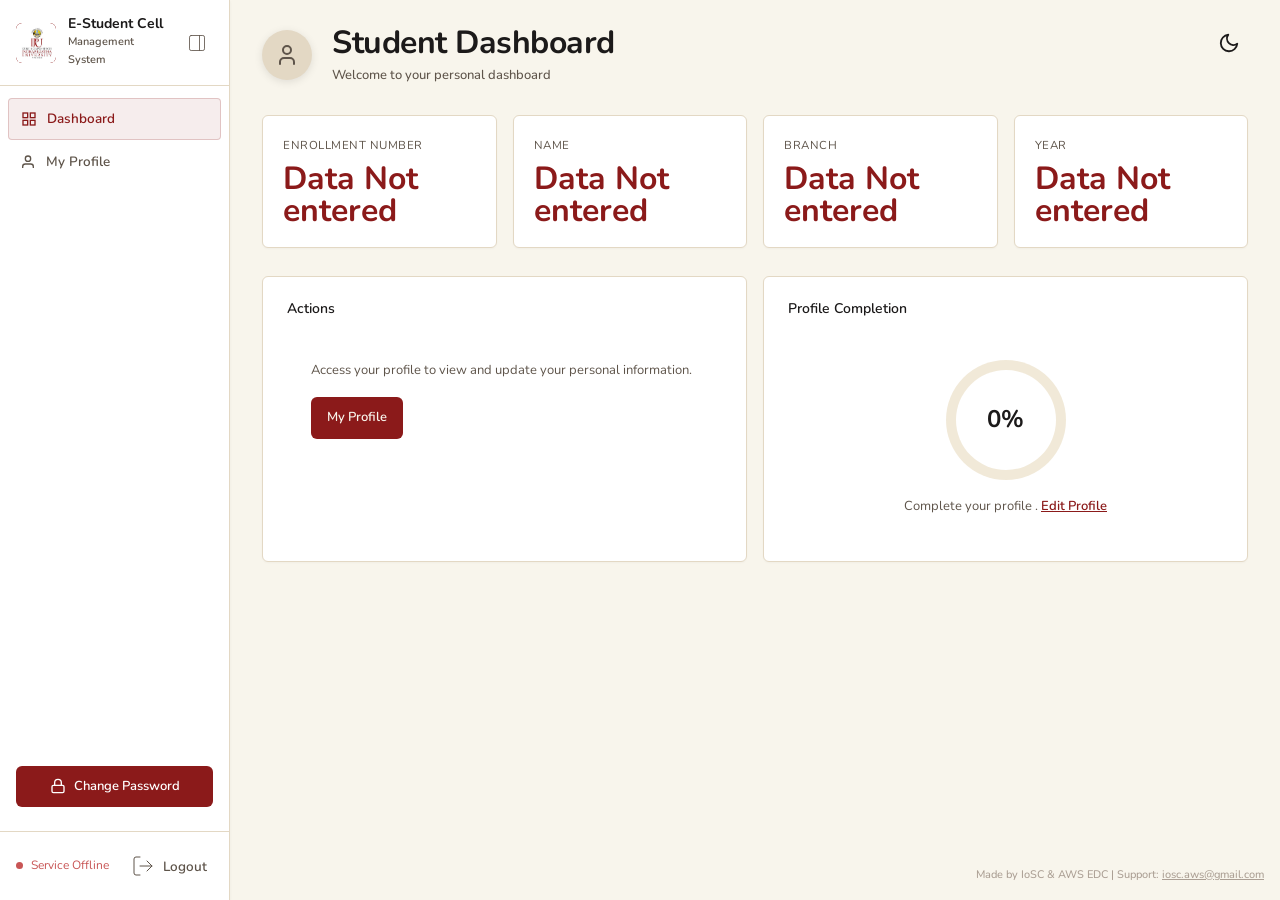
<file: frontend/dashboard2.html>
﻿<!DOCTYPE html>
<html lang="en">
<head>
  <meta charset="UTF-8" />
  <link rel="icon" type="image/jpeg" href="ipu.jpg"/>
  <meta name="viewport" content="width=device-width, initial-scale=1.0"/>
  <title>Student Dashboard - E-Student Cell</title>
  <link rel="stylesheet" href="css/style.css" />
  <link href="https://fonts.googleapis.com/css2?family=Playfair+Display:wght@400;600;700&family=Source+Sans+3:wght@400;500;600&family=IBM+Plex+Mono:wght@400;500&family=Nunito:ital,wght@0,200..1000;1,200..1000&display=swap" rel="stylesheet"/>
</head>
<body>

  <div class="app-shell">
    <aside class="sidebar">
      <div class="sidebar-brand">
        <div class="sidebar-brand-info">
          <div class="brand-mark">
            <img src="ipu.jpg" alt="ESC Logo" class="brand-logo"/>
          </div>
          <div class="brand-text">
            <span class="brand-title">E-Student Cell</span>
            <span class="brand-sub">Management System</span>
          </div>
        </div>
        <button class="sidebar-toggle" id="sidebarToggle" aria-label="Toggle Sidebar">
          <svg xmlns="http://www.w3.org/2000/svg" width="24" height="24" viewBox="0 0 24 24" fill="none" stroke="currentColor" stroke-width="1" stroke-linecap="round" stroke-linejoin="round"><rect width="18" height="18" x="3" y="3" rx="2"/><path d="M15 3v18"/></svg>
        </button>
      </div>

      <!-- Student Navigation (Limited) -->
      <nav class="sidebar-nav">
        <a href="dashboard2.html" class="nav-item active">
          <svg viewBox="0 0 24 24" fill="none" stroke="currentColor" stroke-width="2"><rect x="3" y="3" width="7" height="7"/><rect x="14" y="3" width="7" height="7"/><rect x="3" y="14" width="7" height="7"/><rect x="14" y="14" width="7" height="7"/></svg>
          <span class="nav-item-label">Dashboard</span>
        </a>
        <a href="my-profile.html" class="nav-item">
          <svg viewBox="0 0 24 24" fill="none" stroke="currentColor" stroke-width="2"><path d="M20 21v-2a4 4 0 0 0-4-4H8a4 4 0 0 0-4 4v2"/><circle cx="12" cy="7" r="4"/></svg>
          <span class="nav-item-label">My Profile</span>
        </a>
      </nav>

      

      <div class="sidebar-action-section" style="padding: 0 16px; margin-bottom: 24px;">
        <a href="change-password.html" style="display: flex; align-items: center; justify-content: center; gap: 8px; width: 100%; padding: 10px 14px; background-color: var(--accent); color: white; font-weight: 600; font-family: var(--font-body); font-size: 13px; border-radius: var(--radius); text-decoration: none; transition: all 0.2s;" onmouseover="this.style.backgroundColor='var(--accent-hover)'" onmouseout="this.style.backgroundColor='var(--accent)'">
          <svg xmlns="http://www.w3.org/2000/svg" width="16" height="16" viewBox="0 0 24 24" fill="none" stroke="currentColor" stroke-width="2" stroke-linecap="round" stroke-linejoin="round">
            <rect width="18" height="11" x="3" y="11" rx="2" ry="2"/>
            <path d="M7 11V7a5 5 0 0 1 10 0v4"/>
          </svg>
            <span class="nav-item-label">Change Password</span>
          </a>
      </div>

      <div class="sidebar-footer">
        <div class="sidebar-footer-content">
          <div class="api-status" id="apiStatus">
            <span class="status-dot"></span>
            <span class="status-text">Connecting...</span>
          </div>
          <button class="logout-btn" id="logoutBtn" aria-label="Logout">
            <svg xmlns="http://www.w3.org/2000/svg" width="24" height="24" viewBox="0 0 24 24" fill="none" stroke="currentColor" stroke-width="1" stroke-linecap="round" stroke-linejoin="round"><path d="m16 17 5-5-5-5"/><path d="M21 12H9"/><path d="M9 21H5a2 2 0 0 1-2-2V5a2 2 0 0 1 2-2h4"/></svg>
            <span class="logout-text">Logout</span>
          </button>
        </div>
      </div>
    </aside>

    <main class="main-content">
      <header class="page-header">
        <button class="mobile-menu-toggle" id="mobileMenuToggle" aria-label="Toggle Mobile Menu">
          <svg xmlns="http://www.w3.org/2000/svg" width="24" height="24" viewBox="0 0 24 24" fill="none" stroke="currentColor" stroke-width="2" stroke-linecap="round" stroke-linejoin="round"><line x1="3" y1="6" x2="21" y2="6"/><line x1="3" y1="12" x2="21" y2="12"/><line x1="3" y1="18" x2="21" y2="18"/></svg>
        </button>
        <div class="header-left" style="display: flex; gap: 20px; align-items: center;">
          <div id="headerProfilePhoto" style="width: 50px; height: 50px; border-radius: 50%; background-color: var(--border); overflow: hidden; display: flex; align-items: center; justify-content: center; flex-shrink: 0; box-shadow: 0 2px 8px rgba(0,0,0,0.1);">
            <svg xmlns="http://www.w3.org/2000/svg" width="24" height="24" viewBox="0 0 24 24" fill="none" stroke="var(--text-muted)" stroke-width="2" stroke-linecap="round" stroke-linejoin="round"><path d="M19 21v-2a4 4 0 0 0-4-4H9a4 4 0 0 0-4 4v2"/><circle cx="12" cy="7" r="4"/></svg>
          </div>
          <div>
            <h1 class="page-title">Student Dashboard</h1>
            <p class="page-subtitle">Welcome to your personal dashboard</p>
          </div>
        </div>
        <div class="header-right" style="margin-left: auto; display: flex; align-items: center;">
          <button id="themeToggle" class="theme-toggle-btn" aria-label="Toggle Dark Mode" style="background: none; border: none; cursor: pointer; color: var(--text); display: flex; align-items: center; justify-content: center; padding: 8px; border-radius: 50%; transition: background-color 0.2s;">
            <svg xmlns="http://www.w3.org/2000/svg" width="22" height="22" viewBox="0 0 24 24" fill="none" stroke="currentColor" stroke-width="2" stroke-linecap="round" stroke-linejoin="round">
              <path d="M21 12.79A9 9 0 1 1 11.21 3 7 7 0 0 0 21 12.79z"></path>
            </svg>
            <span id="themeLabel" style="display: none;">Dark</span>
          </button>
        </div>
      </header>

      <!-- Student Dashboard Content -->
      <div class="stats-grid" id="statsGrid">
        <div class="stat-card">
          <div class="stat-label">Enrollment Number</div>
          <div class="stat-value" id="enrollmentNumber">Data Not entered</div>
        </div>
        <div class="stat-card">
          <div class="stat-label">Name</div>
          <div class="stat-value" id="studentName">Data Not entered</div>
        </div>
        <div class="stat-card">
          <div class="stat-label">Branch</div>
          <div class="stat-value" id="studentBranch">Data Not entered</div>
        </div>
        <div class="stat-card">
          <div class="stat-label">Year</div>
          <div class="stat-value" id="studentYear">Data Not entered</div>
        </div>
      </div>

      <div class="charts-row">
        <div class="chart-card">
          <h3 class="chart-title">Actions</h3>
          <div style="padding: 1.5rem;">
            <p style="margin-bottom: 1rem; color: var(--text-muted); font-size: 13px;">
              Access your profile to view and update your personal information.
            </p>
            <a href="my-profile.html" style="display: inline-block; padding: 10px 16px; background: var(--accent); color: var(--bg); border-radius: var(--radius); text-decoration: none; font-weight: 600; font-size: 13px; transition: all 0.2s;" onmouseover="this.style.background = 'var(--accent-hover)'" onmouseout="this.style.background = 'var(--accent)'">
              My Profile
            </a>
          </div>
        </div>
        <div class="chart-card">
          <h3 class="chart-title">Profile Completion</h3>
          <div style="padding: 1.5rem; display: flex; align-items: center; justify-content: center; flex-direction: column;">
            <div style="position: relative; width: 120px; height: 120px; border-radius: 50%; background: conic-gradient(var(--accent) 0%, var(--bg-3) 0%); display: flex; align-items: center; justify-content: center;" id="profileCompletionChart">
              <div style="width: 100px; height: 100px; border-radius: 50%; background: var(--bg-2); display: flex; align-items: center; justify-content: center;">
                <span style="font-size: 24px; font-weight: 700; color: var(--text);" id="profileCompletionText">0%</span>
              </div>
            </div>
            <p style="margin-top: 1rem; color: var(--text-muted); font-size: 13px; text-align: center;">
              Complete your profile . <a href="my-profile.html" style="color: var(--accent); font-weight: 600; text-decoration: underline;">Edit Profile</a>
            </p>
          </div>
        </div>
      </div>
    </main>
  </div>

  <footer class="universal-footer">Made by IoSC & AWS EDC | Support: <a href="mailto:iosc.aws@gmail.com" style="text-decoration: underline;">iosc.aws@gmail.com</a></footer>

  <script src="js/api.js"></script>
  <script src="js/pages/dashboard2.js"></script>
</body>
</html>
</file>
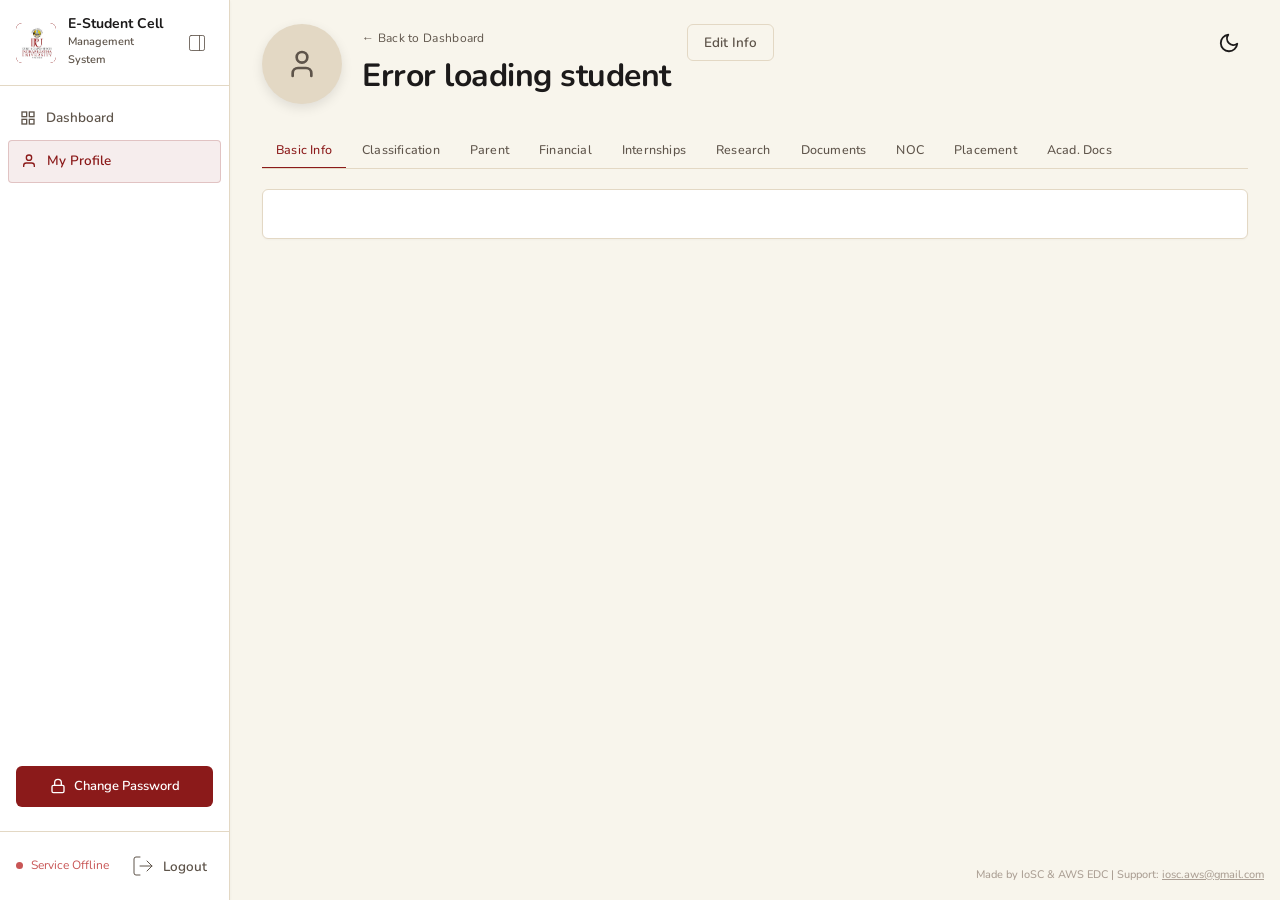
<file: frontend/my-profile.html>
<!DOCTYPE html>
<html lang="en">
<head>
  <meta charset="UTF-8" />
  <link rel="icon" type="image/jpeg" href="ipu.jpg"/>
  <meta name="viewport" content="width=device-width, initial-scale=1.0"/>
  <title>My Profile</title>
  <link rel="stylesheet" href="css/style.css" />
  <link href="https://fonts.googleapis.com/css2?family=Playfair+Display:wght@400;600;700&family=Source+Sans+3:wght@400;500;600&family=IBM+Plex+Mono:wght@400;500&family=Nunito:ital,wght@0,200..1000;1,200..1000&display=swap" rel="stylesheet"/>
  <style>
    @media (max-width: 980px) {
      .back-link {
        display: none !important;
      }
    }
  </style>
</head>
<body>

  <div class="app-shell">
    <aside class="sidebar">
      <div class="sidebar-brand">
        <div class="sidebar-brand-info">
          <div class="brand-mark">
            <img src="ipu.jpg" alt="ESC Logo" class="brand-logo"/>
          </div>
          <div class="brand-text">
            <span class="brand-title">E-Student Cell</span>
            <span class="brand-sub">Management System</span>
          </div>
        </div>
        <button class="sidebar-toggle" id="sidebarToggle" aria-label="Toggle Sidebar">
          <svg xmlns="http://www.w3.org/2000/svg" width="24" height="24" viewBox="0 0 24 24" fill="none" stroke="currentColor" stroke-width="1" stroke-linecap="round" stroke-linejoin="round"><rect width="18" height="18" x="3" y="3" rx="2"/><path d="M15 3v18"/></svg>
        </button>
      </div>
      <nav class="sidebar-nav">
        <a href="dashboard2.html" class="nav-item">
          <svg viewBox="0 0 24 24" fill="none" stroke="currentColor" stroke-width="2"><rect x="3" y="3" width="7" height="7"/><rect x="14" y="3" width="7" height="7"/><rect x="3" y="14" width="7" height="7"/><rect x="14" y="14" width="7" height="7"/></svg>
          <span class="nav-item-label">Dashboard</span>
        </a>
        <a href="my-profile.html" class="nav-item active">
          <svg viewBox="0 0 24 24" fill="none" stroke="currentColor" stroke-width="2"><path d="M20 21v-2a4 4 0 0 0-4-4H8a4 4 0 0 0-4 4v2"/><circle cx="12" cy="7" r="4"/></svg>
          <span class="nav-item-label">My Profile</span>
        </a>
      </nav>

      <div class="sidebar-action-section" style="padding: 0 16px; margin-bottom: 24px;">
        <a href="change-password.html" style="display: flex; align-items: center; justify-content: center; gap: 8px; width: 100%; padding: 10px 14px; background-color: var(--accent); color: white; font-weight: 600; font-family: var(--font-body); font-size: 13px; border-radius: var(--radius); text-decoration: none; transition: all 0.2s;" onmouseover="this.style.backgroundColor='var(--accent-hover)'" onmouseout="this.style.backgroundColor='var(--accent)'">
          <svg xmlns="http://www.w3.org/2000/svg" width="16" height="16" viewBox="0 0 24 24" fill="none" stroke="currentColor" stroke-width="2" stroke-linecap="round" stroke-linejoin="round">
            <rect width="18" height="11" x="3" y="11" rx="2" ry="2"/>
            <path d="M7 11V7a5 5 0 0 1 10 0v4"/>
          </svg>
            <span class="nav-item-label">Change Password</span>
          </a>
      </div>

      <div class="sidebar-footer">
        <div class="sidebar-footer-content">
          <div class="api-status" id="apiStatus">
            <span class="status-dot"></span>
            <span class="status-text">Connecting...</span>
          </div>
          <button class="logout-btn" id="logoutBtn" aria-label="Logout">
            <svg xmlns="http://www.w3.org/2000/svg" width="24" height="24" viewBox="0 0 24 24" fill="none" stroke="currentColor" stroke-width="1" stroke-linecap="round" stroke-linejoin="round"><path d="m16 17 5-5-5-5"/><path d="M21 12H9"/><path d="M9 21H5a2 2 0 0 1-2-2V5a2 2 0 0 1 2-2h4"/></svg>
            <span class="logout-text">Logout</span>
          </button>
        </div>
      </div>
    </aside>

    <main class="main-content">
      <header class="page-header">
        <button class="mobile-menu-toggle" id="mobileMenuToggle" aria-label="Toggle Mobile Menu">
          <svg xmlns="http://www.w3.org/2000/svg" width="24" height="24" viewBox="0 0 24 24" fill="none" stroke="currentColor" stroke-width="2" stroke-linecap="round" stroke-linejoin="round"><line x1="3" y1="6" x2="21" y2="6"/><line x1="3" y1="12" x2="21" y2="12"/><line x1="3" y1="18" x2="21" y2="18"/></svg>
        </button>
        <div class="header-left" style="display: flex; gap: 20px; align-items: center;">
          <div id="headerProfilePhoto" style="width: 80px; height: 80px; border-radius: 50%; background-color: var(--border); overflow: hidden; display: flex; align-items: center; justify-content: center; flex-shrink: 0; box-shadow: 0 4px 12px rgba(0,0,0,0.1);">
            <svg xmlns="http://www.w3.org/2000/svg" width="32" height="32" viewBox="0 0 24 24" fill="none" stroke="var(--text-muted)" stroke-width="2" stroke-linecap="round" stroke-linejoin="round"><path d="M19 21v-2a4 4 0 0 0-4-4H9a4 4 0 0 0-4 4v2"/><circle cx="12" cy="7" r="4"/></svg>
          </div>
          <div>
            <a href="dashboard2.html" class="back-link">← Back to Dashboard</a>
            <h1 class="page-title" id="enrollmentNumber">Data Not entered</h1>
            <p class="page-subtitle" id="profileMeta"></p>
          </div>
        </div>
        <div class="header-actions">
          <button class="btn btn-ghost" id="editBasicBtn">Edit Info</button>
        </div>
        <div class="header-right" style="margin-left: auto; display: flex; align-items: center;">
          <button id="themeToggle" class="theme-toggle-btn" aria-label="Toggle Dark Mode" style="background: none; border: none; cursor: pointer; color: var(--text); display: flex; align-items: center; justify-content: center; padding: 8px; border-radius: 50%; transition: background-color 0.2s;">
            <svg xmlns="http://www.w3.org/2000/svg" width="22" height="22" viewBox="0 0 24 24" fill="none" stroke="currentColor" stroke-width="2" stroke-linecap="round" stroke-linejoin="round">
              <path d="M21 12.79A9 9 0 1 1 11.21 3 7 7 0 0 0 21 12.79z"></path>
            </svg>
            <span id="themeLabel" style="display: none;">Dark</span>
          </button>
        </div>
      </header>

      <div id="profileAlert"></div>

      <!-- Tab navigation -->
      <div class="tabs">
        <button class="tab-btn active" data-tab="basic">Basic Info</button>
        <button class="tab-btn" data-tab="classification">Classification</button>
        <button class="tab-btn" data-tab="parent">Parent</button>
        <button class="tab-btn" data-tab="financial">Financial</button>
        <button class="tab-btn" data-tab="internships">Internships</button>
        <button class="tab-btn" data-tab="research">Research</button>
        <button class="tab-btn" data-tab="documents">Documents</button>
        <button class="tab-btn" data-tab="noc">NOC</button>
        <button class="tab-btn" data-tab="placement">Placement</button>
        <button class="tab-btn" data-tab="acadocs">Acad. Docs</button>
      </div>

      <!-- Tab panels -->
      <div class="tab-content">

        <!-- Basic Info -->
        <div class="tab-panel active" id="tab-basic">
          <div class="section-card" id="basicInfoView"></div>
          <div class="section-card hidden" id="basicInfoEdit">
            <h3 class="section-title">Edit Basic Info</h3>
            <div class="form-grid">
              <div class="form-group">
                <label class="form-label">Name</label>
                <input type="text" id="edit_name" class="form-input"/>
              </div>
              <div class="form-group">
                <label class="form-label">Branch</label>
                <select id="edit_branch" class="form-input">
                  <option value="AIDS">AIDS</option>
                  <option value="AIML">AIML</option>
                  <option value="AR">AR</option>
                  <option value="IIOT">IIOT</option>
                  
                </select>
              </div>
              <div class="form-group">
                <label class="form-label">Year</label>
                <select id="edit_year" class="form-input">
                  <option value="1">1st Year</option>
                  <option value="2">2nd Year</option>
                  <option value="3">3rd Year</option>
                  <option value="4">4th Year</option>
                </select>
              </div>
              <div class="form-group">
                <label class="form-label">Email</label>
                <input type="email" id="edit_email" class="form-input"/>
              </div>
              <div class="form-group">
                <label class="form-label">Mobile</label>
                <input type="text" id="edit_mobile" class="form-input"/>
              </div>
              <div class="form-group form-group-full">
                <label class="form-label">Address</label>
                <textarea id="edit_address" class="form-input form-textarea"></textarea>
              </div>
              <div class="form-group">
                <label class="form-label">Photo</label>
                <input type="file" id="upload_photo" class="form-input" accept="image/*"/>
              </div>
              <div class="form-group">
                <label class="form-label">Signature</label>
                <input type="file" id="upload_signature" class="form-input" accept="image/*"/>
              </div>
            </div>
            <div class="form-actions">
              <button class="btn btn-ghost" id="cancelEditBasic">Cancel</button>
              <button class="btn btn-primary" id="saveBasicBtn">Save Changes</button>
            </div>
          </div>
        </div>

        <!-- Classification -->
        <div class="tab-panel hidden" id="tab-classification">
          <div class="section-card">
            <div class="section-header">
              <h3 class="section-title">Classification</h3>
              <button class="btn btn-ghost btn-sm" id="classificationBtn">Add / Edit</button>
            </div>
            <div id="classificationView"></div>
            <div id="classificationForm" class="hidden">
              <div class="form-grid">
                <div class="form-group">
                  <label class="form-label">Category</label>
                  <select id="cl_category" class="form-input">
                    <option value="General">General</option>
                    <option value="OBC">OBC</option>
                    <option value="SC_ST">SC/ST</option>
                    <option value="EWS">EWS</option>
                  </select>
                </div>
                <div class="form-group">
                  <label class="form-label">Hosteller</label>
                  <select id="cl_is_hosteller" class="form-input">
                    <option value="false">No</option>
                    <option value="true">Yes</option>
                  </select>
                </div>
                <div class="form-group">
                  <label class="form-label">Sports Quota</label>
                  <select id="cl_sports_quota" class="form-input">
                    <option value="false">No</option>
                    <option value="true">Yes</option>
                  </select>
                </div>
                <div class="form-group">
                  <label class="form-label">Disabled</label>
                  <select id="cl_is_disabled" class="form-input">
                    <option value="false">No</option>
                    <option value="true">Yes</option>
                  </select>
                </div>
                <div class="form-group">
                  <label class="form-label">Single Child</label>
                  <select id="cl_is_single_child" class="form-input">
                    <option value="false">No</option>
                    <option value="true">Yes</option>
                  </select>
                </div>
                <div class="form-group">
                  <label class="form-label">NCC</label>
                  <select id="cl_ncc" class="form-input">
                    <option value="false">No</option>
                    <option value="true">Yes</option>
                  </select>
                </div>
                <div class="form-group">
                  <label class="form-label">NSS</label>
                  <select id="cl_nss" class="form-input">
                    <option value="false">No</option>
                    <option value="true">Yes</option>
                  </select>
                </div>
              </div>
              <div class="form-actions">
                <button class="btn btn-ghost" id="cancelClassification">Cancel</button>
                <button class="btn btn-primary" id="saveClassification">Save</button>
              </div>
            </div>
          </div>
        </div>

        <!-- Parent -->
        <div class="tab-panel hidden" id="tab-parent">
          <div class="section-card">
            <div class="section-header">
              <h3 class="section-title">Parent Details</h3>
              <button class="btn btn-ghost btn-sm" id="parentBtn">Add / Edit</button>
            </div>
            <div id="parentView"></div>
            <div id="parentForm" class="hidden">
              <div class="form-grid">
                <div class="form-group">
                  <label class="form-label">Father Name</label>
                  <input type="text" id="p_father_name" class="form-input"/>
                </div>
                <div class="form-group">
                  <label class="form-label">Father Profession</label>
                  <input type="text" id="p_father_profession" class="form-input"/>
                </div>
                <div class="form-group">
                  <label class="form-label">Father Contact</label>
                  <input type="text" id="p_father_contact" class="form-input"/>
                </div>
                <div class="form-group">
                  <label class="form-label">Father Email</label>
                  <input type="email" id="p_father_email" class="form-input"/>
                </div>
                <div class="form-group">
                  <label class="form-label">Mother Name</label>
                  <input type="text" id="p_mother_name" class="form-input"/>
                </div>
                <div class="form-group">
                  <label class="form-label">Mother Profession</label>
                  <input type="text" id="p_mother_profession" class="form-input"/>
                </div>
                <div class="form-group">
                  <label class="form-label">Mother Contact</label>
                  <input type="text" id="p_mother_contact" class="form-input"/>
                </div>
                <div class="form-group">
                  <label class="form-label">Mother Email</label>
                  <input type="email" id="p_mother_email" class="form-input"/>
                </div>
              </div>
              <div class="form-actions">
                <button class="btn btn-ghost" id="cancelParent">Cancel</button>
                <button class="btn btn-primary" id="saveParent">Save</button>
              </div>
            </div>
          </div>
        </div>

        <!-- Financial -->
        <div class="tab-panel hidden" id="tab-financial">
          <div class="section-card">
            <div class="section-header">
              <h3 class="section-title">Financial Info</h3>
              <button class="btn btn-ghost btn-sm" id="financialBtn">Add / Edit</button>
            </div>
            <div id="financialView"></div>
            <div id="financialForm" class="hidden">
              <<div class="form-grid">
                <div class="form-group">
                  <label class="form-label">Has Loan</label>
                  <select id="fi_has_loan" class="form-input">
                    <option value="false">No</option>
                    <option value="true">Yes</option>
                  </select>
                </div>
                <div class="form-group">
                  <label class="form-label">Scholarship Type</label>
                  <select id="fi_scholarship_type" class="form-input" onchange="toggleCustomScholarship(this.value)">
                    <option value="None">None</option>
                    <option value="EWS">EWS</option>
                    <option value="SC">SC</option>
                    <option value="Private">Private</option>
                    <option value="Other">Other (specify)</option>
                  </select>
                </div>
                <div class="form-group" id="customScholarshipGroup" style="display:none;">
                  <label class="form-label">Scholarship Name</label>
                  <input type="text" id="fi_scholarship_custom" class="form-input" placeholder="Enter scholarship name"/>
                </div>
                <div class="form-group">
                  <label class="form-label">Scholarship Amount</label>
                  <input type="number" id="fi_scholarship_amount" class="form-input" placeholder="0"/>
                </div>
                </div>
              </div>
              <div class="form-actions">
                <button class="btn btn-ghost" id="cancelFinancial">Cancel</button>
                <button class="btn btn-primary" id="saveFinancial">Save</button>
              </div>
            </div>
          </div>
        </div>

        <!-- Internships -->
        <div class="tab-panel hidden" id="tab-internships">
          <div class="section-card">
            <div class="section-header">
              <h3 class="section-title">Internships</h3>
              <button class="btn btn-ghost btn-sm" id="addInternshipBtn">+ Add</button>
            </div>
            <div id="internshipsView"></div>
            <div id="internshipForm" class="hidden">
              <div class="form-grid">
                <div class="form-group">
                  <label class="form-label">Type</label>
                  <select id="int_type" class="form-input">
                    <option value="Government">Government</option>
                    <option value="Private">Private</option>
                  </select>
                </div>
                <div class="form-group">
                  <label class="form-label">Company Name <span class="required">*</span></label>
                  <input type="text" id="int_company" class="form-input"/>
                </div>
                <div class="form-group">
                  <label class="form-label">Duration</label>
                  <input type="text" id="int_duration" class="form-input" placeholder="e.g. 2 months"/>
                </div>
                <div class="form-group">
                  <label class="form-label">Has Stipend</label>
                  <select id="int_has_stipend" class="form-input">
                    <option value="false">No</option>
                    <option value="true">Yes</option>
                  </select>
                </div>
                <div class="form-group">
                  <label class="form-label">Stipend Amount</label>
                  <input type="number" id="int_stipend_amount" class="form-input" placeholder="0"/>
                </div>
              </div>
              <div class="form-actions">
                <button class="btn btn-ghost" id="cancelInternship">Cancel</button>
                <button class="btn btn-primary" id="saveInternship">Save</button>
              </div>
            </div>
          </div>
        </div>

        <!-- Research -->
        <div class="tab-panel hidden" id="tab-research">
          <div class="section-card">
            <div class="section-header">
              <h3 class="section-title">Research Papers</h3>
              <button class="btn btn-ghost btn-sm" id="addResearchBtn">+ Add</button>
            </div>
            <div id="researchView"></div>
            <div id="researchForm" class="hidden">
              <div class="form-grid">
                <div class="form-group form-group-full">
                  <label class="form-label">Title <span class="required">*</span></label>
                  <input type="text" id="rp_title" class="form-input"/>
                </div>
                <div class="form-group">
                  <label class="form-label">Type</label>
                  <select id="rp_type" class="form-input">
                    <option value="Indian">Indian</option>
                    <option value="Foreign">Foreign</option>
                  </select>
                </div>
                <div class="form-group">
                  <label class="form-label">Is Presentation</label>
                  <select id="rp_is_presentation" class="form-input">
                    <option value="false">No</option>
                    <option value="true">Yes</option>
                  </select>
                </div>
                <div class="form-group">
                  <label class="form-label">Year</label>
                  <input type="number" id="rp_year" class="form-input" placeholder="e.g. 2024"/>
                </div>
              </div>
              <div class="form-actions">
                <button class="btn btn-ghost" id="cancelResearch">Cancel</button>
                <button class="btn btn-primary" id="saveResearch">Save</button>
              </div>
            </div>
          </div>
        </div>

        <!-- Documents -->
        <div class="tab-panel hidden" id="tab-documents">
          <div class="section-card">
            <div class="section-header">
              <h3 class="section-title">Documents</h3>
              <button class="btn btn-ghost btn-sm" id="documentsBtn">Add / Edit</button>
            </div>
            <div id="documentsView"></div>
            <div id="documentsForm" class="hidden">
              <div class="form-grid">
                <div class="form-group">
                  <label class="form-label">Aadhaar Verified</label>
                  <select id="doc_aadhaar_verified" class="form-input">
                    <option value="false">No</option>
                    <option value="true">Yes</option>
                  </select>
                </div>
                <div class="form-group">
                  <label class="form-label">PAN Verified</label>
                  <select id="doc_pan_verified" class="form-input">
                    <option value="false">No</option>
                    <option value="true">Yes</option>
                  </select>
                </div>
                <div class="form-group">
                  <label class="form-label">ID Card Verified</label>
                  <select id="doc_id_card_verified" class="form-input">
                    <option value="false">No</option>
                    <option value="true">Yes</option>
                  </select>
                </div>
                <div class="form-group">
                  <label class="form-label">Library Card</label>
                  <select id="doc_library_card" class="form-input">
                    <option value="false">No</option>
                    <option value="true">Yes</option>
                  </select>
                </div>
              </div>
              <div class="form-actions">
                <button class="btn btn-ghost" id="cancelDocuments">Cancel</button>
                <button class="btn btn-primary" id="saveDocuments">Save</button>
              </div>
            </div>

            <!-- File uploads for documents -->
            <div class="upload-section" id="documentsUploadSection">
              <h4 class="upload-title">Upload Document Files</h4>
              <div class="form-grid">
                <div class="form-group">
                  <label class="form-label">Aadhaar File</label>
                  <div style="display:flex;gap:8px;align-items:center;">
                    <input type="file" id="upload_aadhaar" class="form-input"/>
                    <a id="dl_aadhaar" class="btn btn-ghost btn-sm" download style="text-decoration:none;white-space:nowrap;display:none;">⬇ Download</a>
                  </div>
                </div>
                <div class="form-group">
                  <label class="form-label">PAN File</label>
                  <div style="display:flex;gap:8px;align-items:center;">
                    <input type="file" id="upload_pan" class="form-input"/>
                    <a id="dl_pan" class="btn btn-ghost btn-sm" download style="text-decoration:none;white-space:nowrap;display:none;">⬇ Download</a>
                  </div>
                </div>
                <div class="form-group">
                  <label class="form-label">ID Card File</label>
                  <div style="display:flex;gap:8px;align-items:center;">
                    <input type="file" id="upload_id_card" class="form-input"/>
                    <a id="dl_id_card" class="btn btn-ghost btn-sm" download style="text-decoration:none;white-space:nowrap;display:none;">⬇ Download</a>
                  </div>
                </div>
              </div>
              <div class="form-actions">
                <button class="btn btn-primary" id="uploadDocsBtn">Upload Files</button>
              </div>
            </div>
          </div>
        </div>

        <!-- NOC -->
        <div class="tab-panel hidden" id="tab-noc">
          <div class="section-card">
            <div class="section-header">
              <h3 class="section-title">NOC Records</h3>
              <button class="btn btn-ghost btn-sm" id="nocBtn">Add / Edit</button>
            </div>
            <div id="nocView"></div>
            <div id="nocForm" class="hidden">
              <div class="form-grid">
                <div class="form-group">
                  <label class="form-label">NOC BL Dept</label>
                  <select id="noc_bl_dept" class="form-input"><option value="false">No</option><option value="true">Yes</option></select>
                </div>
                <div class="form-group">
                  <label class="form-label">NOC Internet Internship</label>
                  <select id="noc_internet_internship" class="form-input"><option value="false">No</option><option value="true">Yes</option></select>
                </div>
                <div class="form-group">
                  <label class="form-label">NOC NCC</label>
                  <select id="noc_ncc" class="form-input"><option value="false">No</option><option value="true">Yes</option></select>
                </div>
                <div class="form-group">
                  <label class="form-label">NOC NSS</label>
                  <select id="noc_nss" class="form-input"><option value="false">No</option><option value="true">Yes</option></select>
                </div>
                <div class="form-group">
                  <label class="form-label">NOC INSS</label>
                  <select id="noc_inss" class="form-input"><option value="false">No</option><option value="true">Yes</option></select>
                </div>
              </div>
              <div class="form-actions">
                <button class="btn btn-ghost" id="cancelNoc">Cancel</button>
                <button class="btn btn-primary" id="saveNoc">Save</button>
              </div>
            </div>
          </div>
        </div>

        <!-- Placement -->
        <div class="tab-panel hidden" id="tab-placement">
          <div class="section-card">
            <div class="section-header">
              <h3 class="section-title">Placement</h3>
              <button class="btn btn-ghost btn-sm" id="placementBtn">Add / Edit</button>
            </div>
            <div id="placementView"></div>
            <div id="placementForm" class="hidden">
              <div class="form-grid">
                <div class="form-group">
                  <label class="form-label">Internal Training</label>
                  <select id="pl_internal_training" class="form-input"><option value="false">No</option><option value="true">Yes</option></select>
                </div>
                <div class="form-group">
                  <label class="form-label">Is Placed</label>
                  <select id="pl_is_placed" class="form-input"><option value="false">No</option><option value="true">Yes</option></select>
                </div>
                <div class="form-group">
                  <label class="form-label">Company Name</label>
                  <input type="text" id="pl_company_name" class="form-input"/>
                </div>
                <div class="form-group">
                  <label class="form-label">Package (LPA)</label>
                  <input type="number" id="pl_package" class="form-input" placeholder="0"/>
                </div>
                <div class="form-group">
                  <label class="form-label">Opted Higher Studies</label>
                  <select id="pl_higher_studies" class="form-input"><option value="false">No</option><option value="true">Yes</option></select>
                </div>
                <div class="form-group">
                  <label class="form-label">Opted Entrepreneurship</label>
                  <select id="pl_entrepreneurship" class="form-input"><option value="false">No</option><option value="true">Yes</option></select>
                </div>
              </div>
              <div class="form-actions">
                <button class="btn btn-ghost" id="cancelPlacement">Cancel</button>
                <button class="btn btn-primary" id="savePlacement">Save</button>
              </div>
            </div>
          </div>
        </div>

        <!-- Academic Documents -->
        <div class="tab-panel hidden" id="tab-acadocs">
          <div class="section-card">
            <div class="section-header">
              <h3 class="section-title">Academic Documents</h3>
              <button class="btn btn-ghost btn-sm" id="acadocsBtn">Add / Edit</button>
            </div>
            <div id="acadocsView"></div>
            <div id="acadocsForm" class="hidden">
              <div class="form-grid">
                <div class="form-group">
                  <label class="form-label">All Marksheets Submitted</label>
                  <select id="ad_all_marksheets" class="form-input"><option value="false">No</option><option value="true">Yes</option></select>
                </div>
                <div class="form-group">
                  <label class="form-label">Provisional Certificate</label>
                  <select id="ad_provisional_cert" class="form-input"><option value="false">No</option><option value="true">Yes</option></select>
                </div>
                <div class="form-group">
                  <label class="form-label">Is Lost</label>
                  <select id="ad_is_lost" class="form-input"><option value="false">No</option><option value="true">Yes</option></select>
                </div>
              </div>
              <div class="form-actions">
                <button class="btn btn-ghost" id="cancelAcadocs">Cancel</button>
                <button class="btn btn-primary" id="saveAcadocs">Save</button>
              </div>
            </div>

            <!-- File uploads for academic documents -->
            <div class="upload-section" id="acadocsUploadSection">
              <h4 class="upload-title">Upload Academic Files</h4>
              <div class="form-grid">
                <div class="form-group">
                  <label class="form-label">Marksheets File</label>
                  <input type="file" id="upload_marksheets" class="form-input"/>
                </div>
                <div class="form-group">
                  <label class="form-label">Provisional Certificate</label>
                  <input type="file" id="upload_provisional" class="form-input"/>
                </div>
                <div class="form-group">
                  <label class="form-label">Sem 1 Marksheet</label>
                  <input type="file" id="upload_sem1_marksheet" class="form-input"/>
                </div>
                <div class="form-group">
                  <label class="form-label">Sem 2 Marksheet</label>
                  <input type="file" id="upload_sem2_marksheet" class="form-input"/>
                </div>
                <div class="form-group">
                  <label class="form-label">Sem 3 Marksheet</label>
                  <input type="file" id="upload_sem3_marksheet" class="form-input"/>
                </div>
                <div class="form-group">
                  <label class="form-label">Sem 4 Marksheet</label>
                  <input type="file" id="upload_sem4_marksheet" class="form-input"/>
                </div>
                <div class="form-group">
                  <label class="form-label">Sem 5 Marksheet</label>
                  <input type="file" id="upload_sem5_marksheet" class="form-input"/>
                </div>
                <div class="form-group">
                  <label class="form-label">Sem 6 Marksheet</label>
                  <input type="file" id="upload_sem6_marksheet" class="form-input"/>
                </div>
                <div class="form-group">
                  <label class="form-label">Sem 7 Marksheet</label>
                  <input type="file" id="upload_sem7_marksheet" class="form-input"/>
                </div>
                <div class="form-group">
                  <label class="form-label">Sem 8 Marksheet</label>
                  <input type="file" id="upload_sem8_marksheet" class="form-input"/>
                </div>
              </div>
              <div class="form-actions">
                <button class="btn btn-primary" id="uploadAcadocsBtn">Upload Files</button>
              </div>
            </div>
          </div>
        </div>

      </div><!-- end tab-content -->
    </main>
  </div>

  <footer class="universal-footer">Made by IoSC & AWS EDC | Support: <a href="mailto:iosc.aws@gmail.com" style="text-decoration: underline;">iosc.aws@gmail.com</a></footer>


    <!-- Edit Notice Modal -->
    <div id="editNoticeModal" style="display:none; position:fixed; inset:0; background:rgba(0,0,0,0.5); z-index:9999; align-items:center; justify-content:center;">
        <div style="background:var(--bg-2); padding:2rem; border-radius:var(--radius); max-width:400px; text-align:center; box-shadow:0 4px 20px rgba(0,0,0,0.15); border: 1px solid var(--border);">
            <p style="margin-bottom:1.5rem; font-size:16px; color:var(--text); font-weight:600; line-height:1.5;">Use your official university details to complete your profile.</p>
            <button id="closeEditNoticeModal" style="padding:8px 24px; background:var(--accent); color:var(--bg); border:none; border-radius:var(--radius); cursor:pointer; font-weight:600; font-size:14px; transition:all 0.2s;" onmouseover="this.style.background='var(--accent-hover)'" onmouseout="this.style.background='var(--accent)'">OK, Close</button>
        </div>
    </div>
    
  <script src="js/api.js"></script>
  <script src="js/pages/my-profile.js"></script>
</body>
</html>
</file>
<file: frontend/css/style.css>
:root {
  /* Color System - Warm Editorial Palette (Light Mode) */
  --bg: #F8F5EC;
  --bg-2: #FFFFFF;
  --bg-3: #F1E9D8;
  --border: #E3D8C4;
  --border-light: #E3D8C4;
  --text: #1C1A1A;
  --text-muted: #5E544A;
  --text-dim: #8B7B6F;
  --accent: #8B1A1A;
  --accent-dim: rgba(139, 26, 26, 0.08);
  --accent-hover: #A63030;
  --accent-secondary: #C8A243;
  --btn-primary-text: #FFFFFF;
  --danger: #C85555;
  --danger-dim: rgba(200, 85, 85, 0.1);
  --success: #4A7C59;
  --success-dim: rgba(74, 124, 89, 0.1);
  --sidebar-w-expanded: 230px;
  --sidebar-w-collapsed: 76px;
  --sidebar-w: var(--sidebar-w-expanded);
  --radius: 6px;
  --font-display: 'Nunito', sans-serif;
  --font-body: 'Nunito', sans-serif;
  --font-mono: 'Nunito', sans-serif;
}

:root.dark-mode {
  /* Dark Mode - Premium Minimal SaaS Dashboard */
  --bg: #0A0C10;           /* Near-black with subtle cool tint */
  --bg-2: #12151C;         /* Main cards, slightly lighter */
  --bg-3: #1A1D27;         /* Elevates elements, table headers */
  --border: #242936;       /* Clean structured borders */
  --border-light: #2D3343; /* Hover boundaries */
  
  /* Text Contrast - Maximum legibility */
  --text: #F1F5F9;         /* Off-white for headings, primary stats */
  --text-muted: #94A3B8;   /* Neutral slate for general labels & reading */
  --text-dim: #64748B;     /* Subdued grey for subtle details */
  
  /* Primary Actions & Highlights */
  --accent: #f0a500;       /* Amber for prime actions (the Add Student button) */
  --accent-dim: rgba(240, 165, 0, 0.1); 
  --accent-hover: #ffb81c; /* Bright pure yellow on hover */
  --btn-primary-text: #000000;
  
  /* Secondary / Structural Tones - Reduced blue intensity */
  --accent-secondary: #475569; 
  --badge-bg: #1E293B;     /* Subtle tag background */
  --badge-text: #CBD5E1;   /* Subtle tag text */
  
  /* Status Colors */
  --danger: #EF4444;       
  --danger-dim: rgba(239, 68, 68, 0.1);
  --success: #10B981;
  --success-dim: rgba(16, 185, 129, 0.1);
}

*, *::before, *::after { box-sizing: border-box; margin: 0; padding: 0; }

body {
  background: var(--bg);
  color: var(--text);
  font-family: var(--font-body);
  font-size: 15px;
  font-weight: 400;
  line-height: 1.65;
  min-height: 100vh;
  position: relative;
}

/* Mobile sidebar overlay backdrop */
@media (max-width: 980px) {
  body::before {
    content: '';
    position: fixed;
    inset: 0;
    background: rgba(0, 0, 0, 0);
    pointer-events: none;
    transition: background 0.3s ease, pointer-events 0.3s ease;
    z-index: 99;
  }
  
  body.sidebar-open::before {
    background: rgba(0, 0, 0, 0.25);
    pointer-events: all;
  }
}

a { color: inherit; text-decoration: none; }

.universal-footer {
  position: fixed;
  bottom: 16px;
  right: 16px;
  font-size: 11px;
  font-weight: 500;
  color: var(--text-dim);
  font-family: var(--font-body);
  z-index: 100;
  opacity: 0.7;
  transition: opacity 0.2s;
}

.universal-footer:hover {
  opacity: 1;
}

.app-shell {
  display: flex;
  min-height: 100vh;
}

.sidebar {
  width: var(--sidebar-w);
  background: var(--bg-2);
  border-right: 1px solid var(--border);
  display: flex;
  flex-direction: column;
  position: fixed;
  top: 0; left: 0; bottom: 0;
  z-index: 50;
  transition: width 0.3s cubic-bezier(0.4, 0, 0.2, 1);
  box-shadow: 0 1px 3px rgba(28, 26, 26, 0.05);
  overflow: hidden;
}

.sidebar.collapsed {
  --sidebar-w: var(--sidebar-w-collapsed);
}

.sidebar.hidden {
  transform: translateX(-100%);
}

.sidebar.mobile-drawer {
  position: fixed;
  width: 100%;
  max-width: 320px;
  transform: translateX(-100%);
  transition: transform 0.3s cubic-bezier(0.4, 0, 0.2, 1);
  z-index: 999;
}

.sidebar.mobile-drawer.visible {
  transform: translateX(0);
}

.sidebar-brand {
  display: flex;
  align-items: center;
  gap: 12px;
  padding: 16px;
  border-bottom: 1px solid var(--border);
  justify-content: space-between;
  flex-shrink: 0;
  transition: padding 0.3s cubic-bezier(0.4, 0, 0.2, 1), justify-content 0.3s cubic-bezier(0.4, 0, 0.2, 1);
}

.sidebar.collapsed .sidebar-brand {
  justify-content: center;
  padding: 16px;
  gap: 0;
  position: relative;
  height: 72px;
}

.sidebar-brand-info {
  display: flex;
  align-items: center;
  gap: 12px;
  min-width: 0;
  flex: 1;
  transition: flex 0.3s cubic-bezier(0.4, 0, 0.2, 1);
}

.sidebar.collapsed .sidebar-brand-info {
  flex: 0;
  gap: 0;
  justify-content: center;
  align-items: center;
}

.brand-text {
  display: flex;
  flex-direction: column;
  transition: opacity 0.2s;
}

.sidebar.collapsed .brand-text {
  display: none;
}

.sidebar-toggle {
  background: none;
  border: none;
  color: var(--text-muted);
  cursor: pointer;
  padding: 6px;
  border-radius: 8px;
  transition: all 0.2s;
  display: flex;
  align-items: center;
  justify-content: center;
  flex-shrink: 0;
}

.sidebar-toggle:hover {
  color: var(--accent);
}

.sidebar-toggle:active {
  background: var(--accent-dim);
}

.sidebar-toggle svg {
  width: 20px;
  height: 20px;
}

.sidebar.collapsed .sidebar-toggle {
  position: absolute;
  width: 40px;
  height: 40px;
  padding: 8px;
  background: transparent;
  border-radius: 6px;
  transition: all 0.3s ease;
  display: flex;
  align-items: center;
  justify-content: center;
  opacity: 0;
  pointer-events: none;
  top: 16px;
  left: 16px;
}

.sidebar.collapsed .sidebar-brand:hover .sidebar-toggle {
  opacity: 1;
  pointer-events: all;
}

.sidebar.collapsed .sidebar-toggle:hover {
  color: #FFFFFF;
}

.brand-mark {
  width: 40px;
  height: 40px;
  background: var(--accent);
  color: #FFFFFF;
  font-family: var(--font-display);
  font-weight: 700;
  font-size: 16px;
  display: flex;
  align-items: center;
  justify-content: center;
  border-radius: 6px;
  flex-shrink: 0;
  letter-spacing: 0.5px;
  overflow: hidden;
}

.brand-logo {
  width: 100%;
  height: 100%;
  border-radius: 6px;
  object-fit: cover;
  transition: opacity 0.3s ease;
}

.sidebar.collapsed .sidebar-brand:hover .brand-logo {
  opacity: 0;
}

.brand-text {
  display: flex;
  flex-direction: column;
}

.brand-title {
  font-family: var(--font-display);
  font-weight: 700;
  font-size: 14px;
  color: var(--text);
  line-height: 1.2;
}

.brand-sub {
  font-size: 11px;
  color: var(--text-muted);
  font-family: var(--font-body);
  font-weight: 600;
}

.sidebar-nav {
  padding: 12px 8px;
  display: flex;
  flex-direction: column;
  gap: 2px;
  flex: 1;
  overflow-y: auto;
}

.sidebar.collapsed .sidebar-nav {
  padding: 8px 6px;
}

.nav-item {
  display: flex;
  align-items: center;
  gap: 10px;
  padding: 9px 12px;
  border-radius: 4px;
  color: var(--text-muted);
  font-size: 13.5px;
  font-weight: 600;
  font-family: var(--font-body);
  transition: all 0.2s;
  cursor: pointer;
}

.sidebar.collapsed .nav-item {
  padding: 9px 16px;
  justify-content: center;
  gap: 0;
}

.nav-item svg {
  width: 16px;
  height: 16px;
  flex-shrink: 0;
}

.nav-item-label {
  white-space: nowrap;
  overflow: hidden;
  text-overflow: ellipsis;
  transition: opacity 0.2s;
}

.sidebar.collapsed .nav-item-label {
  display: none;
}

.nav-item:hover {
  background: var(--bg-3);
  color: var(--text);
}

.nav-item.active {
  background: var(--accent-dim);
  color: var(--accent);
  border: 1px solid rgba(139, 26, 26, 0.2);
}

.sidebar.collapsed .nav-item {
  border: none;
}

.sidebar-footer {
  padding: 16px;
  border-top: 1px solid var(--border);
  flex-shrink: 0;
}

.sidebar.collapsed .sidebar-footer {
  padding: 12px 8px;
}

.api-status {
  display: flex;
  align-items: center;
  gap: 8px;
  font-size: 12px;
  font-family: var(--font-mono);
  color: var(--text-muted);
  white-space: nowrap;
}

.sidebar.collapsed .api-status {
  justify-content: center;
  gap: 4px;
}

.logout-btn {
  background: none;
  border: none;
  color: var(--text-muted);
  cursor: pointer;
  padding: 6px;
  border-radius: 6px;
  display: flex;
  align-items: center;
  justify-content: center;
  gap: 8px;
  transition: all 0.2s;
}

.logout-btn:hover {
  color: var(--danger);
}

.logout-text {
  font-size: 13.5px;
  font-weight: 600;
  font-family: var(--font-body);
  white-space: nowrap;
  transition: opacity 0.2s;
}

.sidebar.collapsed .logout-text {
  display: none;
}

.sidebar-footer-content {
  display: flex;
  align-items: center;
  justify-content: space-between;
  gap: 8px;
}

.sidebar.collapsed .sidebar-footer-content {
  flex-direction: column;
  justify-content: center;
}

.status-text {
  transition: opacity 0.2s;
}

.sidebar.collapsed .status-text {
  display: none;
}

.status-dot {
  width: 7px;
  height: 7px;
  border-radius: 50%;
  background: var(--text-dim);
  transition: background 0.3s;
}

.api-status.online .status-dot { background: var(--success); }
.api-status.online .status-text { color: var(--success); }
.api-status.offline .status-dot { background: var(--danger); }
.api-status.offline .status-text { color: var(--danger); }

/* Theme Switcher Section */
.theme-switcher-section {
  padding: 12px 16px;
  border-bottom: 1px solid var(--border);
  flex-shrink: 0;
  display: flex;
  align-items: center;
  justify-content: center;
}

.sidebar.collapsed .theme-switcher-section {
  padding: 12px 8px;
}

.theme-toggle-container {
  display: flex;
  align-items: center;
  justify-content: center;
  gap: 8px;
  width: 100%;
}

.sidebar.collapsed .theme-toggle-container {
  flex-direction: column;
  gap: 6px;
}

.theme-toggle {
  background: none;
  border: none;
  color: var(--text-muted);
  cursor: pointer;
  padding: 4px;
  border-radius: 4px;
  display: flex;
  align-items: center;
  justify-content: center;
  transition: all 0.2s;
  line-height: 0;
}

.theme-toggle:hover {
  color: var(--accent);
  background: var(--accent-dim);
}

.theme-toggle svg {
  width: 18px;
  height: 18px;
  stroke: currentColor;
  transition: opacity 0.3s, transform 0.3s;
}

.theme-toggle .moon-icon {
  opacity: 0;
  transform: rotate(-180deg);
  position: absolute;
}

:root.dark-mode .theme-toggle .sun-icon {
  opacity: 0;
  transform: rotate(180deg);
  position: absolute;
}

:root.dark-mode .theme-toggle .moon-icon {
  opacity: 1;
  transform: rotate(0deg);
  position: static;
}

.theme-label {
  font-size: 12px;
  font-weight: 500;
  color: var(--text-muted);
  transition: opacity 0.2s;
  white-space: nowrap;
}

.sidebar.collapsed .theme-label {
  display: none;
}

.main-content {
  margin-left: var(--sidebar-w);
  width: calc(100% - var(--sidebar-w));
  padding: 24px 32px;
  min-height: 100vh;
  box-sizing: border-box;
  transition: margin-left 0.3s cubic-bezier(0.4, 0, 0.2, 1), width 0.3s cubic-bezier(0.4, 0, 0.2, 1);
}

.main-content.expanded {
  margin-left: 0;
  width: 100%;
}

.header-left {
  display: flex;
  align-items: flex-start;
}

.page-header {
  display: flex;
  align-items: flex-start;
  justify-content: space-between;
  margin-bottom: 28px;
  gap: 16px;
  position: relative;
}

.mobile-menu-toggle {
  display: none;
  background: none;
  border: none;
  color: var(--text);
  cursor: pointer;
  padding: 6px;
  border-radius: 6px;
  transition: all 0.2s;
  align-items: center;
  justify-content: center;
  flex-shrink: 0;
  position: absolute;
  left: 0;
  top: 0;
}

.mobile-menu-toggle:hover {
  background: var(--bg-3);
  color: var(--accent);
}

.mobile-menu-toggle svg {
  width: 24px;
  height: 24px;
}

.back-link {
  font-size: 12px;
  color: var(--text-muted);
  font-family: var(--font-mono);
  display: block;
  margin-bottom: 8px;
  transition: color 0.2s;
  letter-spacing: 0.3px;
}

.back-link:hover { color: var(--accent); }

.page-title {
  font-family: var(--font-display);
  font-size: 32px;
  font-weight: 700;
  color: var(--text);
  line-height: 1.2;
  letter-spacing: -0.5px;
}

.page-subtitle {
  color: var(--text-muted);
  font-size: 13px;
  margin-top: 3px;
  font-family: var(--font-body);
  font-weight: 500;
}

.header-actions {
  display: flex;
  gap: 10px;
  align-items: center;
}

.btn {
  display: inline-flex;
  align-items: center;
  gap: 6px;
  padding: 8px 16px;
  border-radius: var(--radius);
  font-size: 13.5px;
  font-weight: 600;
  font-family: var(--font-body);
  cursor: pointer;
  border: 1px solid transparent;
  transition: all 0.15s;
  white-space: nowrap;
}

.btn-primary {
  background: var(--accent);
  color: var(--btn-primary-text);
  border-color: var(--accent);
}

.btn-primary:hover {
  background: var(--accent-hover);
  border-color: var(--accent-hover);
}

.btn-ghost {
  background: transparent;
  color: var(--text-muted);
  border-color: var(--border);
}

.btn-ghost:hover {
  background: var(--bg-3);
  color: var(--text);
  border-color: var(--border-light);
}

.btn-danger {
  background: var(--danger);
  color: #fff;
  border-color: var(--danger);
}

.btn-danger:hover {
  background: #c94444;
}

.btn-sm {
  padding: 5px 12px;
  font-size: 12.5px;
}

.stats-grid {
  display: grid;
  grid-template-columns: repeat(4, 1fr);
  gap: 16px;
  margin-bottom: 28px;
}

.stat-card {
  background: var(--bg-2);
  border: 1px solid var(--border);
  border-radius: var(--radius);
  padding: 20px;
  transition: border-color 0.15s, box-shadow 0.15s;
  box-shadow: 0 1px 2px rgba(28, 26, 26, 0.03);
}

.stat-card:hover {
  border-color: var(--text-dim);
  box-shadow: 0 2px 4px rgba(28, 26, 26, 0.06);
}

.stat-card.loading .stat-value {
  animation: pulse 1.5s infinite;
}

@keyframes pulse {
  0%, 100% { opacity: 1; }
  50% { opacity: 0.3; }
}

.stat-label {
  font-size: 11.5px;
  color: var(--text-muted);
  font-family: var(--font-mono);
  text-transform: uppercase;
  letter-spacing: 0.5px;
  margin-bottom: 8px;
}

.stat-value {
  font-family: var(--font-display);
  font-size: 32px;
  font-weight: 700;
  color: var(--accent);
  line-height: 1;
}

.charts-row {
  display: grid;
  grid-template-columns: 1fr 1fr;
  gap: 16px;
  margin-bottom: 16px;
}

.chart-card {
  background: var(--bg-2);
  border: 1px solid var(--border);
  border-radius: var(--radius);
  padding: 20px 24px;
  box-shadow: 0 1px 2px rgba(28, 26, 26, 0.03);
}

.chart-title {
  font-family: var(--font-display);
  font-size: 14px;
  font-weight: 600;
  color: var(--text);
  margin-bottom: 16px;
}

.bar-chart {
  display: flex;
  flex-direction: column;
  gap: 8px;
}

.bar-row {
  display: flex;
  align-items: center;
  gap: 10px;
}

.bar-label {
  font-family: var(--font-mono);
  font-size: 11.5px;
  color: var(--text-muted);
  width: 80px;
  flex-shrink: 0;
}

.bar-track {
  flex: 1;
  height: 6px;
  background: var(--bg-3);
  border-radius: 3px;
  overflow: hidden;
}

.bar-fill {
  height: 100%;
  background: var(--accent);
  border-radius: 3px;
  transition: width 0.6s cubic-bezier(0.4, 0, 0.2, 1);
}

.bar-count {
  font-family: var(--font-mono);
  font-size: 11.5px;
  color: var(--text-muted);
  width: 28px;
  text-align: right;
  flex-shrink: 0;
}

.filters-bar {
  display: flex;
  align-items: flex-end;
  gap: 12px;
  margin-bottom: 20px;
  flex-wrap: wrap;
}

.filter-group {
  display: flex;
  flex-direction: column;
  gap: 5px;
}

.filter-label {
  font-size: 11.5px;
  color: var(--text-muted);
  font-family: var(--font-mono);
  text-transform: uppercase;
  letter-spacing: 0.4px;
}

.filter-select {
  background: var(--bg-2);
  border: 1px solid var(--border);
  border-radius: var(--radius);
  color: var(--text);
  padding: 7px 12px;
  font-size: 13.5px;
  font-family: var(--font-body);
  cursor: pointer;
  min-width: 150px;
}

.filter-select:focus {
  outline: none;
  border-color: var(--accent-secondary);
  box-shadow: 0 0 0 3px rgba(71, 85, 105, 0.2);
}

.table-card {
  background: var(--bg-2);
  border: 1px solid var(--border);
  border-radius: var(--radius);
  overflow: hidden;
  box-shadow: 0 1px 3px rgba(0, 0, 0, 0.2);
}

.data-table {
  width: 100%;
  border-collapse: collapse;
}

.data-table th {
  background: var(--bg-3);
  padding: 12px 16px;
  text-align: left;
  font-size: 11px;
  font-family: var(--font-mono);
  color: var(--text-muted);
  text-transform: uppercase;
  letter-spacing: 0.8px;
  border-bottom: 2px solid var(--border); /* Slightly thicker border for separation */
  font-weight: 600;
}

.data-table td {
  padding: 12px 16px;
  border-bottom: 1px solid var(--border);
  font-size: 13.5px;
  color: var(--text);
  vertical-align: middle;
}

.data-table tr:last-child td { border-bottom: none; }

.data-table tbody tr {
  transition: background 0.15s;
}

.data-table tbody tr:hover {
  background: var(--bg-3);
}

.table-empty {
  text-align: center;
  color: var(--text-muted);
  padding: 40px !important;
  font-family: var(--font-mono);
  font-size: 13px;
}

.roll-badge {
  font-family: var(--font-mono);
  font-size: 12px;
  background: var(--accent-dim);
  border: 1px solid rgba(240, 165, 0, 0.2);
  padding: 2px 8px;
  border-radius: 4px;
  color: var(--accent);
}

.year-badge {
  font-family: var(--font-mono);
  font-size: 12px;
  color: var(--text-dim);
}

.branch-badge {
  font-family: var(--font-mono);
  font-size: 12px;
  padding: 2px 8px;
  border-radius: 4px;
  background: var(--accent-dim);
  color: var(--accent);
  border: 1px solid rgba(240, 165, 0, 0.2);
}

.action-btns {
  display: flex;
  gap: 6px;
}

.form-card {
  background: var(--bg-2);
  border: 1px solid var(--border);
  border-radius: var(--radius);
  padding: 28px;
  max-width: 800px;
  box-shadow: 0 1px 2px rgba(28, 26, 26, 0.03);
}

.form-grid {
  display: grid;
  grid-template-columns: 1fr 1fr;
  gap: 16px;
}

.form-group {
  display: flex;
  flex-direction: column;
  gap: 6px;
}

.form-group-full {
  grid-column: 1 / -1;
}

.form-label {
  font-size: 12px;
  color: var(--text-muted);
  font-family: var(--font-mono);
  text-transform: uppercase;
  letter-spacing: 0.4px;
}

.required { color: var(--accent); }

.form-input {
  background: var(--bg-3);
  border: 1px solid var(--border);
  border-radius: var(--radius);
  color: var(--text);
  padding: 9px 12px;
  font-size: 13.5px;
  font-weight: 500;
  font-family: var(--font-body);
  transition: border-color 0.2s, box-shadow 0.2s;
  width: 100%;
}

.form-input:focus {
  outline: none;
  border-color: var(--accent);
  box-shadow: 0 0 0 3px var(--accent-dim);
}

.form-input::placeholder { color: var(--text-dim); }

.form-textarea {
  resize: vertical;
  min-height: 80px;
}

.form-actions {
  display: flex;
  gap: 10px;
  justify-content: flex-end;
  margin-top: 20px;
  padding-top: 20px;
  border-top: 1px solid var(--border);
}

.alert {
  padding: 12px 16px;
  border-radius: var(--radius);
  font-size: 13.5px;
  margin-bottom: 16px;
  display: flex;
  align-items: center;
  gap: 8px;
}

.alert-success {
  background: var(--success-dim);
  border: 1px solid rgba(62, 207, 142, 0.3);
  color: var(--success);
}

.alert-error {
  background: var(--danger-dim);
  border: 1px solid rgba(224, 85, 85, 0.3);
  color: var(--danger);
}

.tabs {
  display: flex;
  gap: 2px;
  border-bottom: 1px solid var(--border);
  margin-bottom: 20px;
  overflow-x: auto;
  scrollbar-width: none;
}

.tabs::-webkit-scrollbar { display: none; }

.tab-btn {
  padding: 9px 14px;
  font-size: 12.5px;
  font-family: var(--font-body);
  font-weight: 500;
  color: var(--text-muted);
  background: transparent;
  border: none;
  cursor: pointer;
  border-bottom: 2px solid transparent;
  margin-bottom: -1px;
  white-space: nowrap;
  transition: all 0.2s;
  letter-spacing: 0.2px;
}

.tab-btn:hover { color: var(--text); }

.tab-btn:hover { color: var(--text); }

.tab-btn.active {
  color: var(--accent);
  border-bottom-color: var(--accent);
}

.tab-panel { display: block; }
.tab-panel.hidden { display: none; }

.section-card {
  background: var(--bg-2);
  border: 1px solid var(--border);
  border-radius: var(--radius);
  padding: 24px;
  margin-bottom: 16px;
  box-shadow: 0 1px 2px rgba(28, 26, 26, 0.03);
}

.section-card.hidden { display: none; }

.section-header {
  display: flex;
  align-items: center;
  justify-content: space-between;
  margin-bottom: 16px;
}

.section-title {
  font-family: var(--font-display);
  font-size: 18px;
  font-weight: 700;
  color: var(--text);
  letter-spacing: -0.3px;
}

.info-grid {
  display: grid;
  grid-template-columns: repeat(3, 1fr);
  gap: 16px;
}

.info-item {
  display: flex;
  flex-direction: column;
  gap: 3px;
}

.info-label {
  font-size: 11px;
  color: var(--text-dim);
  font-family: var(--font-mono);
  text-transform: uppercase;
  letter-spacing: 0.4px;
}

.info-value {
  font-size: 14px;
  color: var(--text);
}

.info-value.mono {
  font-family: var(--font-mono);
  font-size: 13px;
}

.bool-yes {
  color: var(--success);
  font-family: var(--font-mono);
  font-size: 12px;
}

.bool-no {
  color: var(--text-dim);
  font-family: var(--font-mono);
  font-size: 12px;
}

.no-data {
  color: var(--text-dim);
  font-family: var(--font-mono);
  font-size: 13px;
  padding: 12px 0;
}

.sem-grid {
  display: grid;
  grid-template-columns: repeat(4, 1fr);
  gap: 12px;
}

.sem-block {
  background: var(--bg-3);
  border: 1px solid var(--border);
  border-radius: 6px;
  padding: 12px;
}

.sem-label {
  font-size: 11px;
  font-family: var(--font-mono);
  color: var(--text-muted);
  text-transform: uppercase;
  letter-spacing: 0.4px;
  margin-bottom: 8px;
}

.sem-block .form-group {
  gap: 4px;
}

.sem-block .form-label {
  font-size: 10.5px;
}

.sem-block .form-input {
  padding: 6px 8px;
  font-size: 12.5px;
}

.items-list {
  display: flex;
  flex-direction: column;
  gap: 10px;
  margin-bottom: 12px;
}

.item-row {
  background: var(--bg-2);
  border: 1px solid var(--border);
  border-radius: 6px;
  padding: 14px 16px;
  display: flex;
  justify-content: space-between;
  align-items: flex-start;
  gap: 16px;
  box-shadow: 0 1px 2px rgba(28, 26, 26, 0.02);
}

.item-info {
  flex: 1;
}

.item-title {
  font-size: 14px;
  font-weight: 500;
  color: var(--text);
  margin-bottom: 4px;
}

.item-meta {
  font-size: 12px;
  font-family: var(--font-mono);
  color: var(--text-muted);
  display: flex;
  gap: 12px;
  flex-wrap: wrap;
}

.item-actions {
  display: flex;
  gap: 6px;
  flex-shrink: 0;
}

.modal-overlay {
  position: fixed;
  inset: 0;
  background: rgba(28, 26, 26, 0.25);
  display: flex;
  align-items: center;
  justify-content: center;
  z-index: 100;
  opacity: 0;
  pointer-events: none;
  transition: opacity 0.2s;
}

.modal-overlay.visible {
  opacity: 1;
  pointer-events: all;
}

.modal {
  background: var(--bg-2);
  border: 1px solid var(--border);
  border-radius: 8px;
  padding: 28px;
  max-width: 400px;
  width: 90%;
  box-shadow: 0 10px 30px rgba(28, 26, 26, 0.15);
}

.modal-title {
  font-family: var(--font-display);
  font-size: 17px;
  font-weight: 600;
  margin-bottom: 10px;
}

.modal-text {
  color: var(--text-muted);
  font-size: 13.5px;
  line-height: 1.6;
  margin-bottom: 20px;
}

.modal-actions {
  display: flex;
  gap: 10px;
  justify-content: flex-end;
}

.student-photo {
  width: 36px;
  height: 36px;
  border-radius: 50%;
  object-fit: cover;
  border: 2px solid var(--border);
  display: block;
}

.student-photo-placeholder {
  width: 36px;
  height: 36px;
  border-radius: 50%;
  background: var(--bg-3);
  border: 2px solid var(--border);
  display: flex;
  align-items: center;
  justify-content: center;
  font-family: var(--font-display);
  font-weight: 700;
  font-size: 14px;
  color: var(--accent);
}

.upload-section {
  margin-top: 20px;
  padding-top: 20px;
  border-top: 1px solid var(--border);
}

.upload-title {
  font-size: 13px;
  font-family: var(--font-mono);
  color: var(--text-muted);
  text-transform: uppercase;
  letter-spacing: 0.4px;
  margin-bottom: 14px;
}

input[type="file"].form-input {
  padding: 7px 10px;
  cursor: pointer;
  color: var(--text-muted);
  font-size: 12.5px;
}

input[type="file"].form-input::-webkit-file-upload-button {
  background: var(--bg);
  border: 1px solid var(--border);
  border-radius: 4px;
  color: var(--text);
  padding: 4px 10px;
  font-size: 12px;
  cursor: pointer;
  margin-right: 10px;
  font-family: var(--font-body);
}

.upload-success {
  font-size: 12px;
  font-family: var(--font-mono);
  color: var(--success);
  margin-top: 6px;
}

@media (max-width: 1200px) {
  .main-content {
    padding: 20px 24px;
  }
}

@media (max-width: 980px) {
  .sidebar {
    position: fixed;
    width: 100%;
    max-width: 280px;
    background-color: var(--bg-2) !important;
    transform: translateX(-100%);
    transition: transform 0.3s cubic-bezier(0.4, 0, 0.2, 1);
    z-index: 999;
    --sidebar-w: 100%;
  }
  
  .mobile-menu-toggle {
    display: flex;
  }
  
  .sidebar.visible {
    transform: translateX(0);
  }
  
  .sidebar.collapsed {
    --sidebar-w: 100%;
  }
  
  .sidebar-nav {
    padding: 12px 8px;
  }
  
  .nav-item-label {
    display: inline;
  }
  
  .sidebar.collapsed .nav-item-label {
    display: inline;
  }
  
  .sidebar.collapsed .nav-item {
    padding: 9px 12px;
    justify-content: flex-start;
    gap: 10px;
  }
  
  .sidebar-toggle {
    display: flex;
  }
  
  .sidebar.collapsed .sidebar-toggle {
    display: flex;
  }
  
  .sidebar-brand-info {
    display: flex;
  }
  
  .sidebar.collapsed .sidebar-brand-info {
    display: flex;
  }
  
  .status-text {
    display: inline;
  }
  
  .sidebar.collapsed .status-text {
    display: inline;
  }
  
  .main-content {
    margin-left: 0;
    width: 100vw;
    padding: 24px 20px;
  }
  
  .page-header {
    justify-content: center;
    text-align: center;
    padding-left: 36px;
  }
  
  .header-left {
    width: 100%;
  }
  
  .universal-footer {
    bottom: 14px;
    right: 14px;
    font-size: 10.5px;
  }
  
  .stats-grid { grid-template-columns: repeat(2, 1fr); }
  .charts-row { grid-template-columns: 1fr; }
  .info-grid { grid-template-columns: repeat(2, 1fr); }
  .sem-grid { grid-template-columns: repeat(2, 1fr); }
  
  /* Modal backdrop for sidebar overlay */
  .sidebar.visible::before {
    content: '';
    position: fixed;
    inset: 0;
    background: rgba(0, 0, 0, 0.25);
    z-index: -1;
  }
}

@media (max-width: 600px) {
  .main-content { 
    padding: 20px 16px; 
  }
  .stats-grid { grid-template-columns: 1fr; }
  .form-grid { grid-template-columns: 1fr; }
  .form-group-full { grid-column: 1; }
  .page-title {
    font-size: 24px;
  }
  .page-header {
    margin-bottom: 20px;
    justify-content: center;
    text-align: center;
    padding-left: 36px;
  }
  .universal-footer {
    bottom: 12px;
    right: 12px;
    font-size: 10px;
  }
}
</file>
